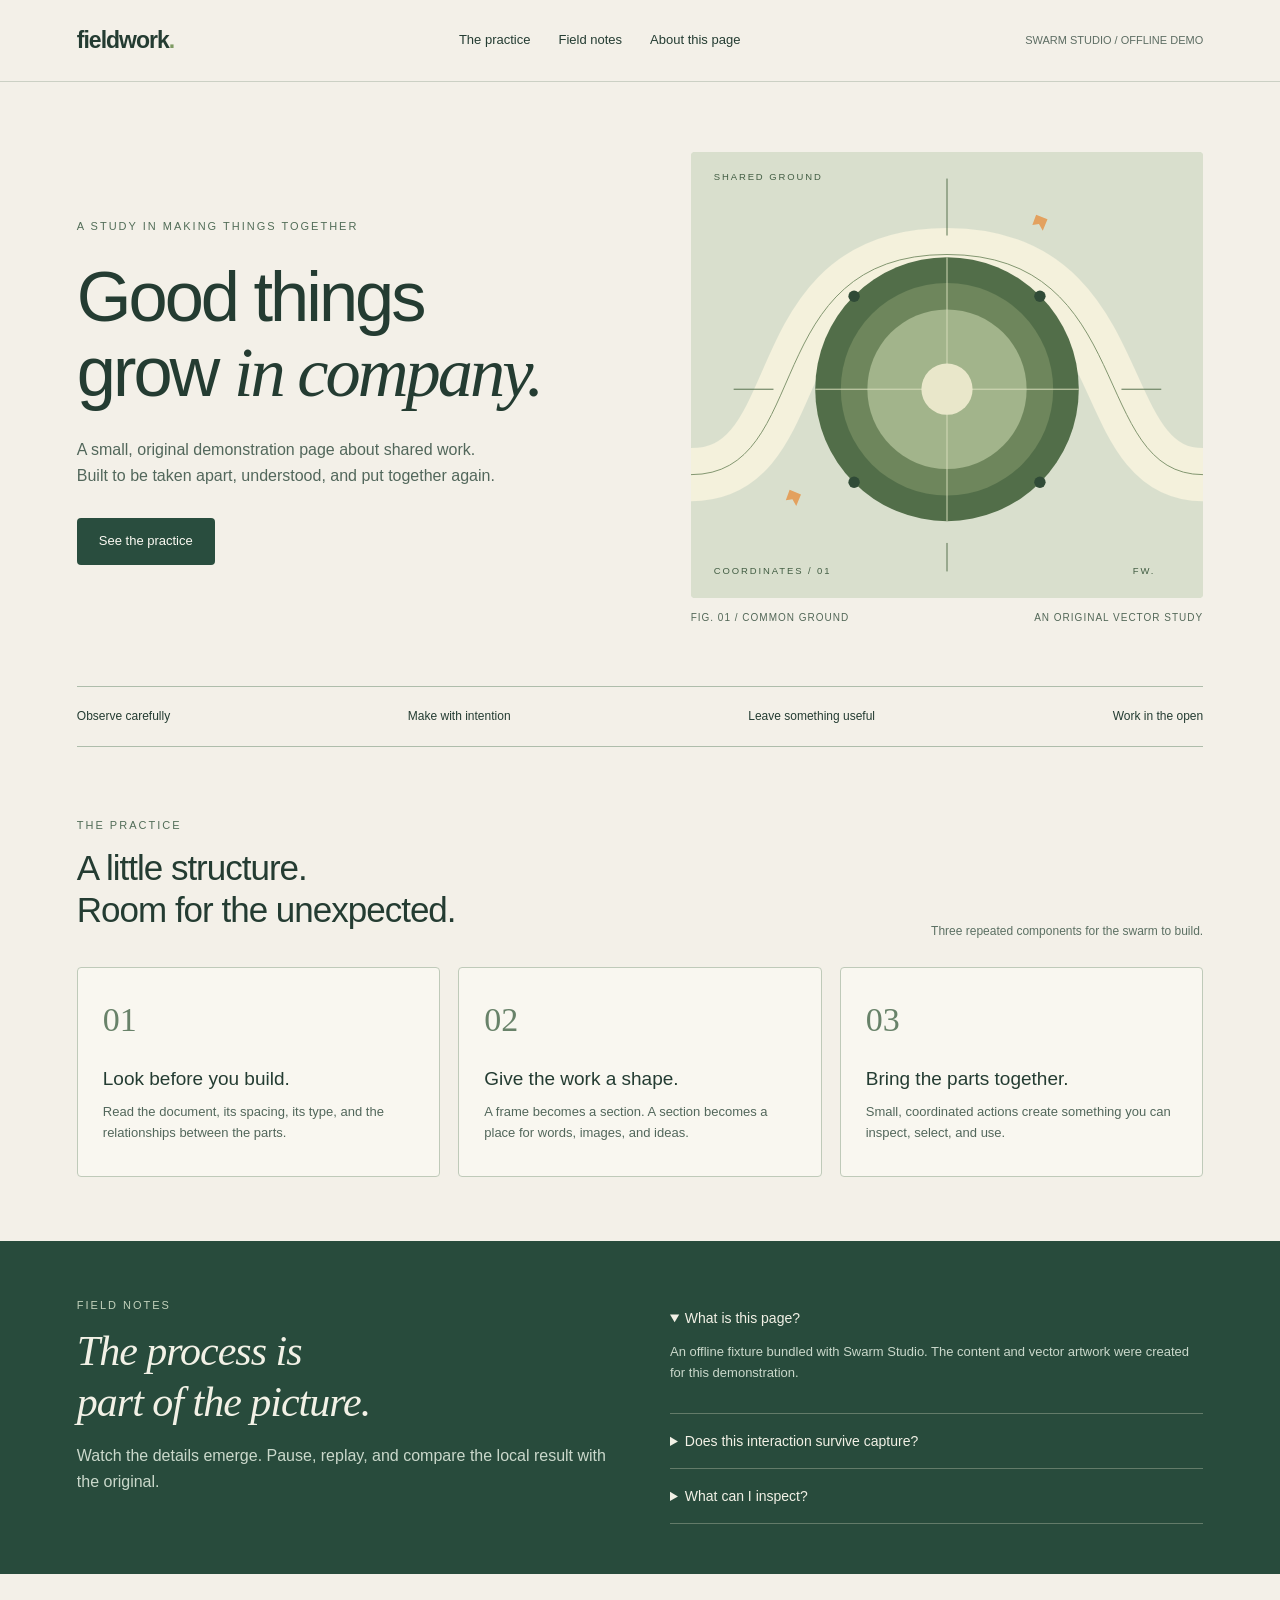
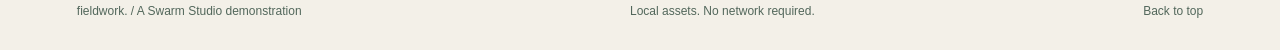
<file: web/demo/index.html>
<!doctype html><html lang="en"><head><meta charset="utf-8"><meta name="viewport" content="width=device-width,initial-scale=1"><title>Fieldwork | An offline Swarm Studio demo</title>
<style>
*{box-sizing:border-box}html{scroll-behavior:smooth}body{margin:0;background:#f3f0e8;color:#243c32;font:16px/1.6 'Segoe UI',sans-serif}a{color:inherit;text-decoration:none}nav{display:flex;align-items:center;justify-content:space-between;padding:22px 6%;border-bottom:1px solid #cbd0c4}.brand{font-size:23px;font-weight:750;letter-spacing:-1px}.navlinks{display:flex;gap:28px;font-size:13px}nav .edition{font-size:11px;color:#5d6d63}.hero{padding:70px 6% 60px;display:grid;grid-template-columns:1.1fr 1fr;gap:50px;align-items:center}.eyebrow{font-size:11px;text-transform:uppercase;letter-spacing:2px;color:#526d58}h1{font-size:clamp(40px,5.5vw,76px);line-height:1.06;letter-spacing:-3px;font-weight:500;margin:22px 0 28px}h1 em{font-family:Georgia,serif;font-weight:400}p{color:#52675b}.intro{max-width:420px;font-size:16px}.cta{display:inline-block;background:#294d3e;color:#faf9f2;padding:13px 22px;border-radius:4px;font-size:13px;margin-top:14px}.cta:hover{background:#3e6854}.art{width:100%;height:auto;display:block;background:#dae0ce;border-radius:4px}.caption{display:flex;justify-content:space-between;font-size:10px;letter-spacing:1px;margin-top:12px;color:#536858}.strip{display:flex;justify-content:space-between;margin:0 6%;padding:20px 0;border-top:1px solid #aebdab;border-bottom:1px solid #aebdab;font-size:12px}.section{padding:64px 6%}.sectionhead{display:flex;justify-content:space-between;align-items:end;margin-bottom:26px}h2{font-size:35px;font-weight:500;letter-spacing:-1px;line-height:1.2;margin:10px 0}small{font-size:12px;color:#5c7063}.cards{display:grid;grid-template-columns:repeat(3,1fr);gap:18px}.card{padding:25px;border:1px solid #bfcab9;min-height:210px;border-radius:4px;background:#f9f7f0}.number{font-family:Georgia,serif;font-size:34px;color:#688269}.card h3{font-size:19px;font-weight:500;margin:17px 0 8px}.card p{font-size:13px;margin:0}.notes{background:#284b3c;color:#f2f1e6;display:grid;grid-template-columns:1fr 1fr;gap:60px;padding:50px 6%}.notes p{color:#cad8cb}.notes h2{font-family:Georgia,serif;font-style:italic;font-size:42px}.notes details{border-bottom:1px solid #637b69;padding:16px 0}.notes summary{cursor:pointer;font-size:14px}.notes details p{font-size:13px}footer{padding:28px 6%;display:flex;justify-content:space-between;font-size:12px;color:#52675b}a:focus-visible,summary:focus-visible{outline:2px solid #408360;outline-offset:4px}@media(max-width:650px){.hero{grid-template-columns:1fr;padding-top:35px;gap:30px}h1{letter-spacing:-1px}.cards{grid-template-columns:1fr}.notes{grid-template-columns:1fr;gap:20px}.edition{display:none}.navlinks{gap:12px}.strip{flex-wrap:wrap;gap:12px}.sectionhead{display:block}.section{padding:36px 6%}}
</style></head><body>
<nav><a class="brand" href="#top">fieldwork<span style="color:#7e9b63">.</span></a><div class="navlinks"><a href="#practice">The practice</a><a href="#notes">Field notes</a><a href="#about">About this page</a></div><span class="edition">SWARM STUDIO / OFFLINE DEMO</span></nav>
<main id="top"><section class="hero"><div><span class="eyebrow">A study in making things together</span><h1>Good things<br>grow <em>in company.</em></h1><p class="intro">A small, original demonstration page about shared work. Built to be taken apart, understood, and put together again.</p><a class="cta" href="#practice">See the practice</a></div><figure style="margin:0"><img class="art" src="field.svg" width="540" height="470" alt="Original geometric study of paths converging around a green circular field"><figcaption class="caption"><span>FIG. 01 / COMMON GROUND</span><span>AN ORIGINAL VECTOR STUDY</span></figcaption></figure></section>
<div class="strip"><span>Observe carefully</span><span>Make with intention</span><span>Leave something useful</span><span>Work in the open</span></div>
<section class="section" id="practice"><div class="sectionhead"><div><span class="eyebrow">The practice</span><h2>A little structure.<br>Room for the unexpected.</h2></div><small>Three repeated components for the swarm to build.</small></div><div class="cards"><article class="card"><span class="number">01</span><h3>Look before you build.</h3><p>Read the document, its spacing, its type, and the relationships between the parts.</p></article><article class="card"><span class="number">02</span><h3>Give the work a shape.</h3><p>A frame becomes a section. A section becomes a place for words, images, and ideas.</p></article><article class="card"><span class="number">03</span><h3>Bring the parts together.</h3><p>Small, coordinated actions create something you can inspect, select, and use.</p></article></div></section>
<section class="notes" id="notes"><div><span class="eyebrow" style="color:#c3d2bc">Field notes</span><h2>The process is<br>part of the picture.</h2><p>Watch the details emerge. Pause, replay, and compare the local result with the original.</p></div><div><details open><summary>What is this page?</summary><p>An offline fixture bundled with Swarm Studio. The content and vector artwork were created for this demonstration.</p></details><details><summary>Does this interaction survive capture?</summary><p>Yes. This accordion uses native HTML details and summary elements, without JavaScript.</p></details><details><summary>What can I inspect?</summary><p>Real text, semantic sections, repeated cards, an image asset, responsive CSS and anchor navigation.</p></details></div></section></main>
<footer id="about"><span>fieldwork. / A Swarm Studio demonstration</span><span>Local assets. No network required.</span><a href="#top">Back to top</a></footer></body></html>
</file>
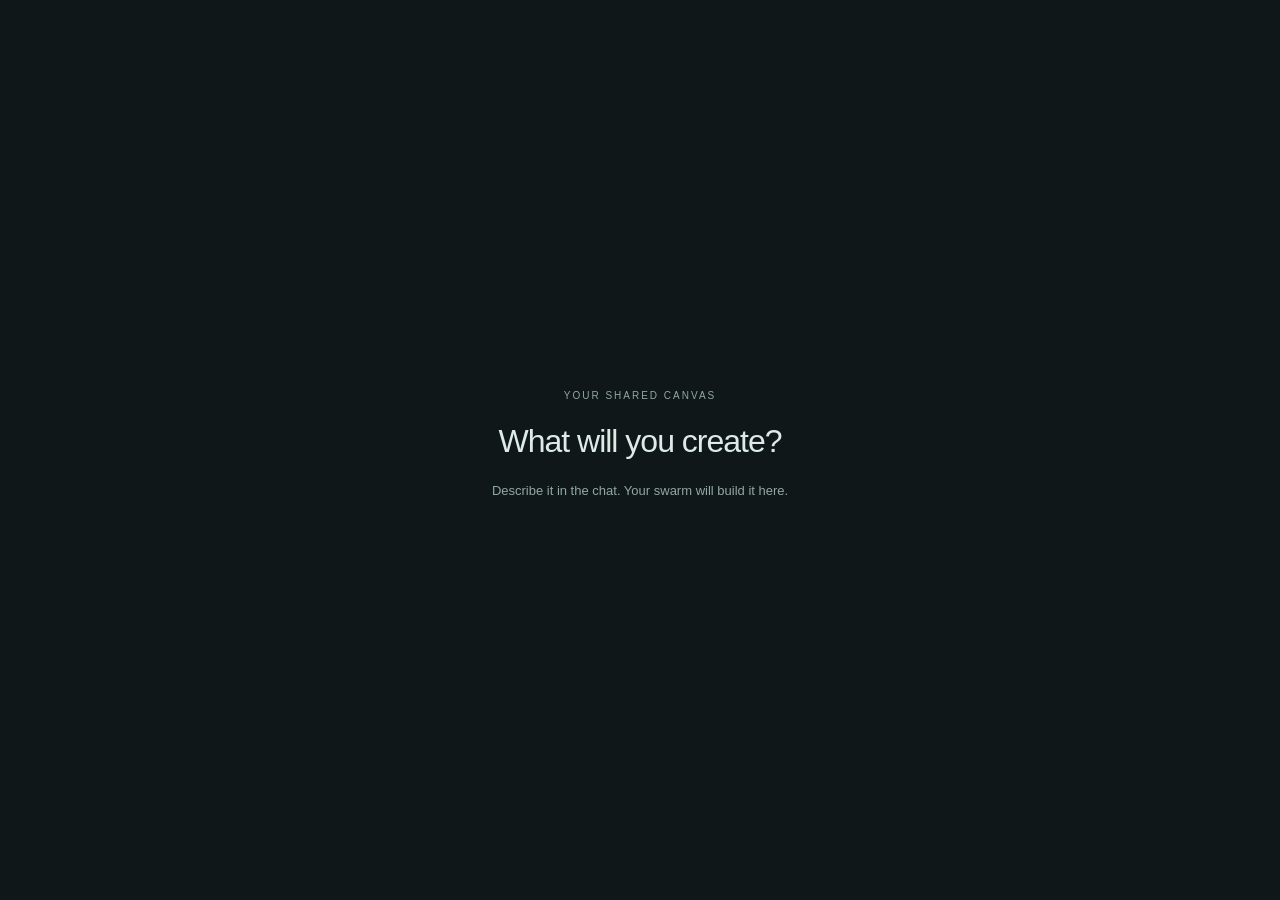
<file: web/create.html>
<!doctype html>
<html lang="en"><head><meta charset="utf-8"><meta name="viewport" content="width=device-width, initial-scale=1"><title>Swarm creation canvas</title>
<link rel="stylesheet" href="player.css">
<script src="media.js" defer></script><script src="camera.js" defer></script><script src="crew.js" defer></script><script src="choreography.js" defer></script><script src="director.js" defer></script><script src="swarm-engine.js" defer></script><script src="create-engine.js" defer></script>
<style>#interactive{position:absolute;inset:0;width:100%;height:100%;border:0;background:white}#interactive[hidden]{display:none}#site[hidden],#overlay[hidden]{display:none}#create-empty{position:absolute;inset:0;display:flex;flex-direction:column;align-items:center;justify-content:center;pointer-events:none;color:#dcebe5;background:#101719}#create-empty[hidden]{display:none}#create-empty span{font-size:10px;letter-spacing:2px;color:#8fa99e}#create-empty h1{font-size:32px;font-weight:500;letter-spacing:-1px;margin:22px 0 10px}#create-empty p{font-size:13px;color:#8fa99e}</style></head><body><main aria-label="Reconstruction canvas"><iframe id="site" title="Local reconstructed website" sandbox="allow-same-origin"></iframe><iframe id="interactive" title="Interactive generated website" sandbox="allow-scripts" hidden></iframe><div id="create-empty"><span>YOUR SHARED CANVAS</span><h1>What will you create?</h1><p>Describe it in the chat. Your swarm will build it here.</p></div><canvas id="overlay" aria-hidden="true"></canvas><div id="intro" role="status"><div class="eyebrow">SWARM STUDIO</div><div class="mark"><span></span><span></span><span></span></div><p>Reconstructing, together.</p><small>Layout · Typography · Components · Media</small></div><div id="completion" hidden><strong>Reconstruction complete</strong><span id="completion-detail"></span><button id="explore">Explore clone</button><button id="compare">Compare original</button><button id="replay">Replay swarm</button></div><div id="error" role="alert" hidden></div></main></body></html>
</file>
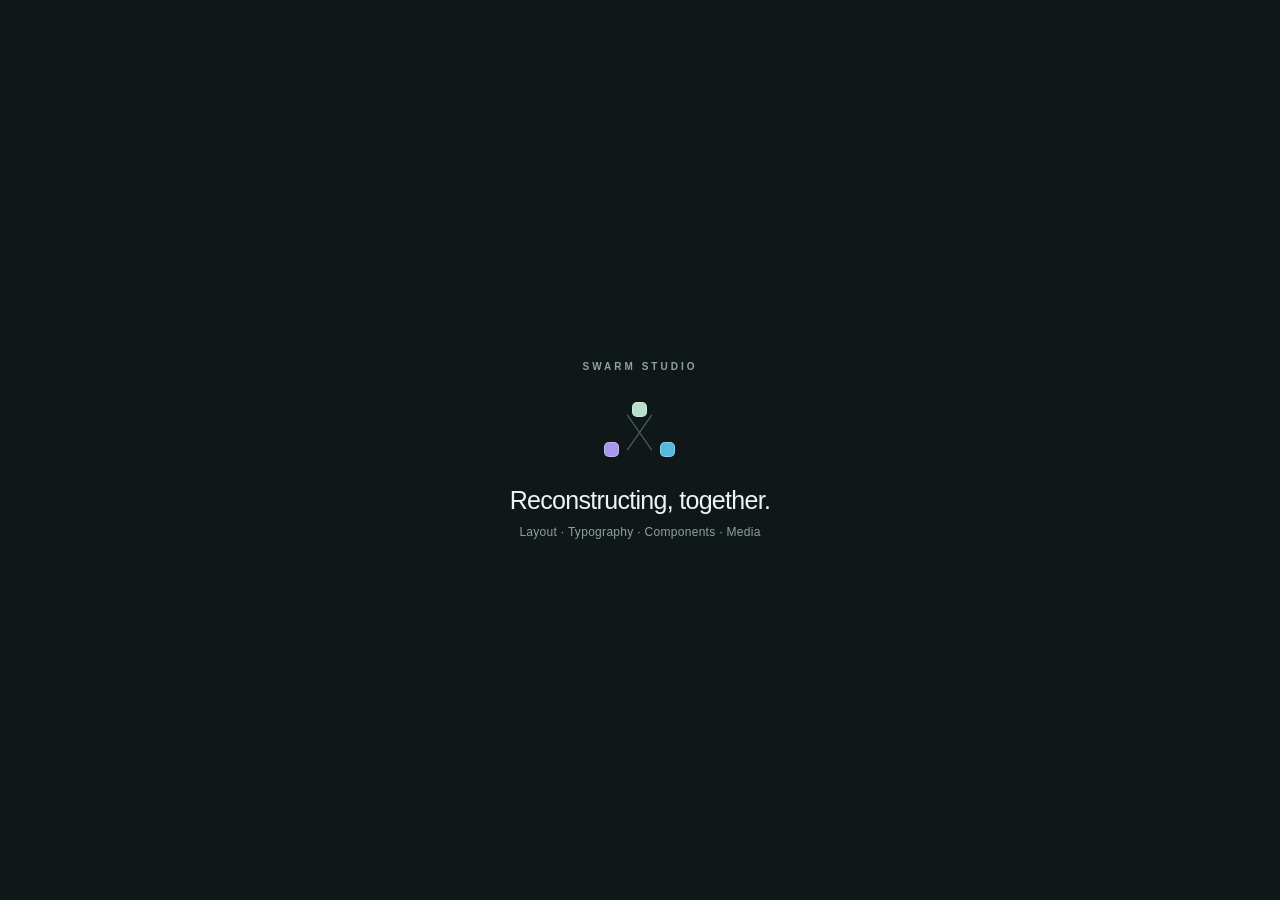
<file: web/player.html>
<!doctype html>
<html lang="en"><head><meta charset="utf-8"><meta name="viewport" content="width=device-width, initial-scale=1"><title>Swarm reconstruction canvas</title>
<link rel="stylesheet" href="player.css">
<script src="media.js" defer></script><script src="camera.js" defer></script><script src="crew.js" defer></script><script src="choreography.js" defer></script><script src="director.js" defer></script><script src="swarm-engine.js" defer></script>
</head><body><main aria-label="Reconstruction canvas"><iframe id="site" title="Local reconstructed website" sandbox="allow-same-origin"></iframe><canvas id="overlay" aria-hidden="true"></canvas><div id="intro" role="status"><div class="eyebrow">SWARM STUDIO</div><div class="mark"><span></span><span></span><span></span></div><p>Reconstructing, together.</p><small>Layout · Typography · Components · Media</small></div><div id="completion" hidden><strong>Reconstruction complete</strong><span id="completion-detail"></span><button id="explore">Explore clone</button><button id="compare">Compare original</button><button id="replay">Replay swarm</button></div><div id="error" role="alert" hidden></div></main></body></html>
</file>
<file: web/player.css>
*{box-sizing:border-box}html,body,main{margin:0;width:100%;height:100%;overflow:hidden;background:#15171b;font-family:'Segoe UI',sans-serif}#site{width:100%;height:100%;border:0;background:white}#overlay{position:fixed;inset:0;width:100%;height:100%;pointer-events:none;z-index:2}#intro{position:fixed;inset:0;display:flex;align-items:center;justify-content:center;flex-direction:column;background:#101719;color:#edf4f1;z-index:1;pointer-events:none}#intro .eyebrow{font-size:10px;font-weight:600;letter-spacing:3px;color:#8fa39e;margin-bottom:30px}#intro p{font-size:25px;letter-spacing:-.7px;margin:26px 0 10px;font-weight:500}#intro small{color:#8da29c;font-size:12px;letter-spacing:.3px}.mark{position:relative;width:72px;height:58px}.mark:before,.mark:after{content:"";position:absolute;background:#53675f;height:1px;width:43px;top:30px;left:14px;transform:rotate(55deg)}.mark:after{transform:rotate(-55deg)}.mark span{position:absolute;width:15px;height:15px;border-radius:5px;border:1px solid #ffffff50;background:#b7dfcc;left:28px;top:0}.mark span:nth-child(2){top:40px;left:0;background:#a897ed}.mark span:nth-child(3){top:40px;left:56px;background:#54b8df}#completion{position:fixed;bottom:24px;left:50%;transform:translateX(-50%);z-index:3;background:#20242d;color:#f4f6fa;border:1px solid #4b5565;border-radius:10px;padding:16px;box-shadow:0 8px 28px #0005;display:flex;gap:12px;align-items:center;white-space:nowrap}#completion[hidden],#error[hidden]{display:none}#completion-detail{font-size:12px;color:#bac2d1}button{cursor:pointer;background:#344359;color:#f4f6fa;border:1px solid #65758c;border-radius:5px;padding:8px 12px;font:600 12px 'Segoe UI',sans-serif}button:hover{background:#415774}button:focus-visible{outline:2px solid #72b7ff;outline-offset:3px}#error{position:fixed;inset:30%;background:#39252a;border:1px solid #e69090;color:white;padding:30px;z-index:4}
/* Completion actions live in the native bottom dock; keep the page unobstructed. */
#completion{display:none}
</file>
